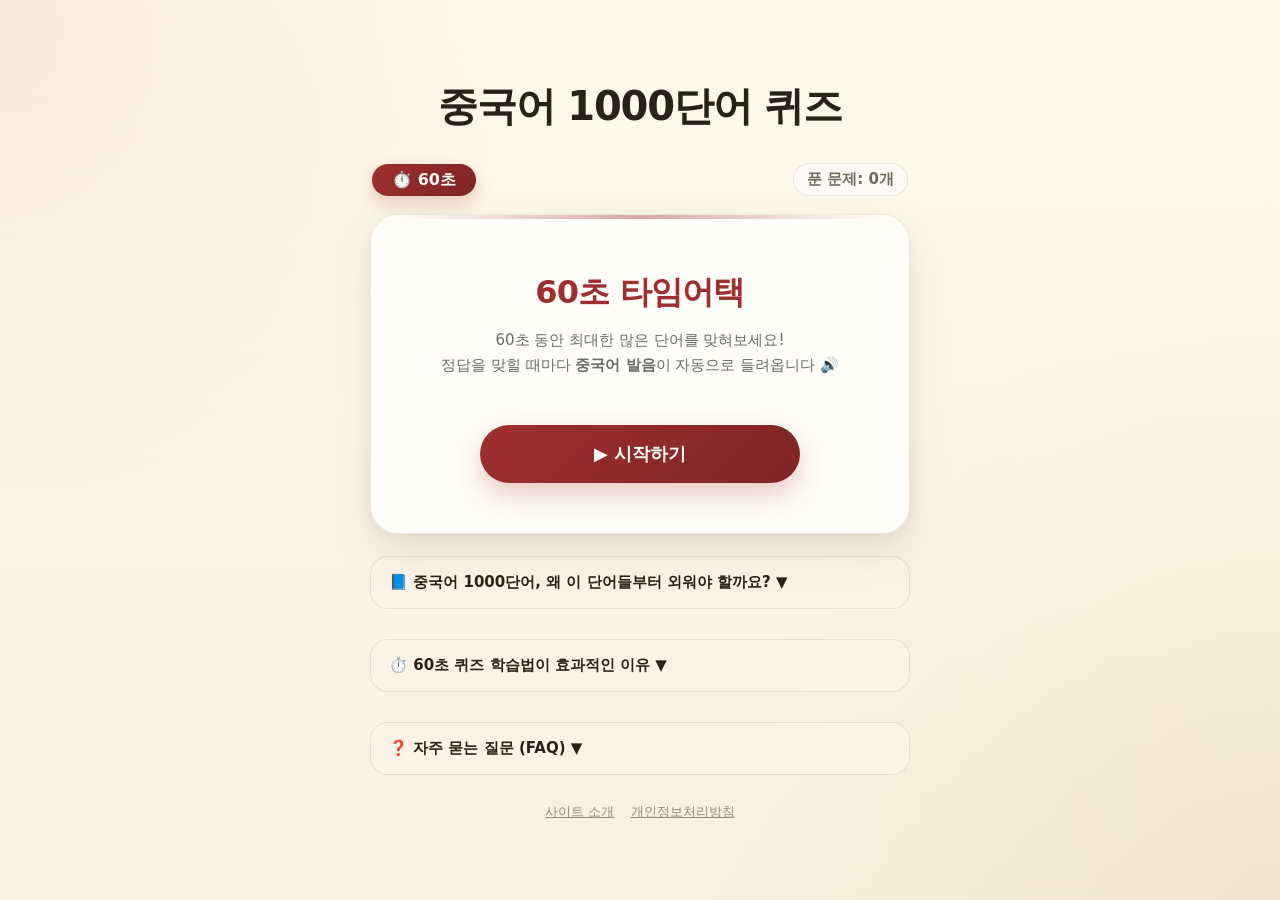
<file: index.html>
<!DOCTYPE html>
<html lang="ko">
<head>
    <meta charset="UTF-8">
    <meta name="viewport" content="width=device-width, initial-scale=1.0">

    <!-- ============ SEO 필수 태그 ============ -->
    <title>중국어 1000단어 퀴즈 | 60초 타임어택 발음 학습</title>
    <meta name="description" content="60초 안에 중국어 1000단어를 맞춰보세요! 정답을 맞힐 때마다 정확한 중국어 발음(핀인)이 자동으로 들려주는 무료 중국어 단어 퀴즈 게임입니다. HSK 급수 대비 및 중국어 초보 학습에 최적화되어 있습니다.">
    <meta name="keywords" content="중국어 단어, 중국어 퀴즈, 중국어 발음, HSK 단어, 중국어 공부, 핀인 학습, 타임어택 퀴즈">
    <link rel="canonical" href="https://sungikjang1050-cpu.github.io/chinese-quiz/">

    <!-- ============ 카카오톡/페이스북 공유 미리보기 (Open Graph) ============ -->
    <meta property="og:type" content="website">
    <meta property="og:title" content="중국어 1000단어 퀴즈 | 60초 타임어택">
    <meta property="og:description" content="60초 동안 최대한 많은 중국어 단어를 맞혀보세요! 정답을 맞힐 때마다 정확한 발음이 자동으로 들려옵니다.">
    <meta property="og:url" content="https://sungikjang1050-cpu.github.io/chinese-quiz/">
    <meta property="og:image" content="https://sungikjang1050-cpu.github.io/chinese-quiz/thumbnail.png">
    <meta property="og:locale" content="ko_KR">

    <!-- 카카오톡은 og:image가 없으면 미리보기 자체가 안 뜹니다 -->

   <script>
    // =======================================================
    // 카카오톡 인앱 브라우저 감지 → 자동으로 외부 브라우저(크롬/사파리)로 이동
    // 카톡 자체 브라우저는 음성 재생(TTS) 기능이 제한되어 있어
    // 반드시 외부 브라우저로 빠져나가야 정상 작동합니다.
    // =======================================================
    (function redirectFromKakaoInApp() {
        const userAgent = navigator.userAgent.toLowerCase();
        const isKakaoInApp = userAgent.includes('kakaotalk');

        if (!isKakaoInApp) return; // 카톡 인앱이 아니면 아무것도 안 함

        const currentUrl = window.location.href;
        const isAndroid = /android/i.test(userAgent);
        const isIOS = /iphone|ipad|ipod/i.test(userAgent);

        if (isAndroid) {
            // 안드로이드: 크롬으로 강제 실행 (intent 스킴)
            const intentUrl = "intent://" + currentUrl.replace(/https?:\/\//, '') +
                "#Intent;scheme=https;package=com.android.chrome;end";
            window.location.href = intentUrl;
        } else if (isIOS) {
            // 아이폰: 카카오가 공식 제공하는 외부 브라우저(사파리) 오픈 스킴
            window.location.href = "kakaotalk://web/openExternal?url=" + encodeURIComponent(currentUrl);
        }
    })();
</script>

    <link rel="stylesheet" href="style.css">
</head>

<body>
    <div class="quiz-container">
        <h1 class="quiz-title">중국어 1000단어 퀴즈</h1>
        
        <div class="status-container">
            <div id="timer-display" class="timer-box">⏱️ 60초</div>
            <div id="progress-text" class="progress-text">푼 문제: 0개</div>
        </div>

        <!-- 시작 화면 -->
        <div id="start-screen" class="card start-screen">
            <h2 class="start-title start-title-float">60초 타임어택</h2>
            <p class="start-desc">
                60초 동안 최대한 많은 단어를 맞혀보세요!<br>
                정답을 맞힐 때마다 <b>중국어 발음</b>이 자동으로 들려옵니다 🔊
            </p>
            <button id="start-btn" class="start-btn" onclick="startGameWithSound()">
                ▶ 시작하기
            </button>
        </div>

        <!-- 퀴즈 카드 -->
        <div id="quiz-card" class="card" style="display: none;">
            <div class="pinyin-row">
                <div id="pinyin" class="pinyin-display">데이터 로딩 중...</div>
                <button id="speak-btn" class="speak-btn" type="button" onclick="playCurrentSound()">🔊</button>
            </div>
            <div class="options-container">
                <button class="option-btn" onclick="checkAnswer(0)"></button>
                <button class="option-btn" onclick="checkAnswer(1)"></button>
                <button class="option-btn" onclick="checkAnswer(2)"></button>
                <button class="option-btn" onclick="checkAnswer(3)"></button>
            </div>
        </div>

        <!-- 결과 카드 -->
        <div id="result-card" class="card result-card" style="display: none;">
   
            <h2>⏱️ 타임아웃! 게임 종료 ⏱️</h2>
            <p class="final-score-simple">총 <span id="total-solved-text">0</span>문제를 풀었습니다!</p>
            <span id="score-text" style="display:none !important;">0</span>

            <div style="margin-top: 20px; margin-bottom: 10px;">
                <button class="kakao-share-btn" onclick="shareToKakao()" style="background-color: #FEE500; color: #191919; border: none; border-radius: 12px; padding: 14px 24px; font-size: 16px; font-weight: bold; cursor: pointer; box-shadow: 0 4px 10px rgba(0,0,0,0.05); width: 100%; box-sizing: border-box; line-height: 1.4; display: block; transition: all 0.2s;">
                    💛 카카오톡으로 내 점수 자랑하기
                </button>
            </div>

            <div id="wrong-answers-container" class="wrong-answers-box" style="display: none;">
                <div class="wrong-title">❌ 틀린 단어 다시보기 (오답노트)</div>
                <div id="wrong-list" class="wrong-list"></div>
            </div>

            <div id="correct-answers-container" class="correct-answers-box" style="display: none;">
                <div class="correct-title">⭕ 맞힌 단어 모아보기 (정답노트)</div>
                <div id="correct-list" class="wrong-list"></div>
            </div>

            <div style="margin-top: 15px; margin-bottom: 10px;">
                <button class="kakao-share-btn" onclick="shareNotesToKakao()" style="background-color: #FEE500; color: #191919; border: none; border-radius: 12px; padding: 14px 24px; font-size: 16px; font-weight: bold; cursor: pointer; box-shadow: 0 4px 10px rgba(0,0,0,0.05); width: 100%; box-sizing: border-box; line-height: 1.4; display: block; transition: all 0.2s;">
                    📝 오답/정답 노트 카톡으로 보내기
                </button>
            </div>

            <button class="retry-btn" onclick="restartQuiz()">새로 시작 (다시 도전)</button>
        </div>

        <!-- ★★★ 아코디언 3개 (여기, 결과카드 아래로 이동됨) ★★★ -->
        <section class="info-accordion">
          <button class="acc-toggle" onclick="toggleAcc(this)">📘 중국어 1000단어, 왜 이 단어들부터 외워야 할까요? ▼</button>
          <div class="acc-panel">
            <p>중국어를 처음 시작하는 학습자들이 가장 많이 하는 실수는 무작정 어려운 단어부터 외우려 한다는 점입니다. 실제로 중국어 원어민이 일상 대화에서 사용하는 어휘의 약 80%는 상위 1,000개 단어 안에서 반복됩니다. 이는 HSK(汉语水平考试, 중국어 능력시험) 1급부터 4급까지의 핵심 어휘와도 상당 부분 겹치는데, HSK 1급은 150개, 2급은 300개, 3급은 600개, 4급은 1,200개의 필수 단어를 기준으로 구성되어 있습니다. 즉 이 사이트에서 제공하는 1,000개의 단어를 완전히 숙지한다면 HSK 3급~4급 수준의 어휘력을 자연스럽게 갖추게 되는 셈입니다.</p>
            <p>중국어 단어 학습에서 병음(拼音, pinyin)은 단순한 발음 표기가 아니라 성조(声调)까지 함께 암기해야 하는 핵심 요소입니다. 성조를 잘못 발음하면 전혀 다른 의미의 단어가 되어버리기 때문에, 한자를 눈으로만 외우는 것보다 병음을 소리 내어 읽으며 반복하는 방식이 장기 기억에 훨씬 효과적입니다. 이 퀴즈는 한자와 병음을 함께 노출시켜, 시각적 암기와 청각적 발음 훈련을 동시에 할 수 있도록 설계되었습니다.</p>
          </div>
        </section>

        <section class="info-accordion">
          <button class="acc-toggle" onclick="toggleAcc(this)">⏱️ 60초 퀴즈 학습법이 효과적인 이유 ▼</button>
          <div class="acc-panel">
            <p>인간의 뇌는 시간 압박이 있을 때 순간적으로 집중력이 상승하는 특성을 가지고 있습니다. 이를 '시간 제한 효과(Time Pressure Effect)'라고 부르며, 실제 다수의 언어교육 연구에서 제한 시간이 있는 반복 학습이 무제한 학습보다 단기 기억을 장기 기억으로 전환시키는 데 더 효율적이라는 결과가 보고된 바 있습니다. 본 사이트의 60초 퀴즈는 이러한 원리를 활용하여, 짧은 시간 안에 최대한 많은 단어를 접하고 즉각적인 정답/오답 피드백을 받도록 구성되어 있습니다.</p>
            <p>또한 매일 60초씩 꾸준히 학습하는 습관은 '단순 노출 효과(Mere Exposure Effect)'를 극대화합니다. 같은 단어를 여러 날에 걸쳐 짧게 반복해서 마주치는 것이, 하루에 오랜 시간 몰아서 학습하는 것보다 기억에 오래 남는다는 것이 인지심리학의 정설입니다. 하루 1분, 이 습관이 6개월이면 1,000단어를 완전히 내 것으로 만드는 가장 확실한 방법입니다.</p>
          </div>
        </section>

        <section class="info-accordion">
          <button class="acc-toggle" onclick="toggleAcc(this)">❓ 자주 묻는 질문 (FAQ) ▼</button>
          <div class="acc-panel">
            <p><strong>Q. 이 사이트의 단어는 어떤 기준으로 선정되었나요?</strong><br>
            HSK 1~4급 공식 어휘 목록과 실생활 회화 빈도수를 기준으로 선정된 1,000개의 핵심 단어로 구성되어 있습니다. 인칭대명사, 숫자, 가족관계, 시간표현, 기본 동사, 형용사 등 실생활에서 즉시 사용 가능한 단어들을 우선 배치했습니다.</p>
            <p><strong>Q. 몇 번 반복해야 완전히 외울 수 있나요?</strong><br>
            개인차가 있지만 평균적으로 동일한 단어를 5회 이상 다른 시점에 접했을 때 장기 기억으로 전환되는 것으로 알려져 있습니다. 매일 60초씩, 최소 2주 이상 꾸준히 진행하시는 것을 권장합니다.</p>
            <p><strong>Q. 모바일에서도 학습이 가능한가요?</strong><br>
            네, 반응형으로 제작되어 PC와 모바일 모두에서 동일한 학습 경험을 제공합니다. 출퇴근길, 등하교길에 짧게 접속해서 학습하시기에 최적화되어 있습니다.</p>
            <p><strong>Q. 정답을 못 맞혀도 다시 볼 수 있나요?</strong><br>
            네, 반복 접속을 통해 랜덤 순서로 단어가 다시 노출되므로 자연스럽게 복습이 이루어집니다.</p>
          </div>
        </section>

        <footer style="margin-top:20px; font-size:13px; color:#9A8B76; text-align:center;">
            <a href="about.html" style="color:#9A8B76; margin-right:12px;">사이트 소개</a>
            <a href="privacy.html" style="color:#9A8B76;">개인정보처리방침</a>
        </footer>

    </div>

    <script src="script.js"></script>
    <script>
        function startGameWithSound() {
            if (typeof unlockAudio === 'function') unlockAudio();
            document.getElementById('start-screen').style.display = 'none';
            document.getElementById('quiz-card').style.display = 'block';
            if (typeof restartQuiz === 'function') {
                restartQuiz();
            }
        }
    </script>
</body>
</html>
</file>
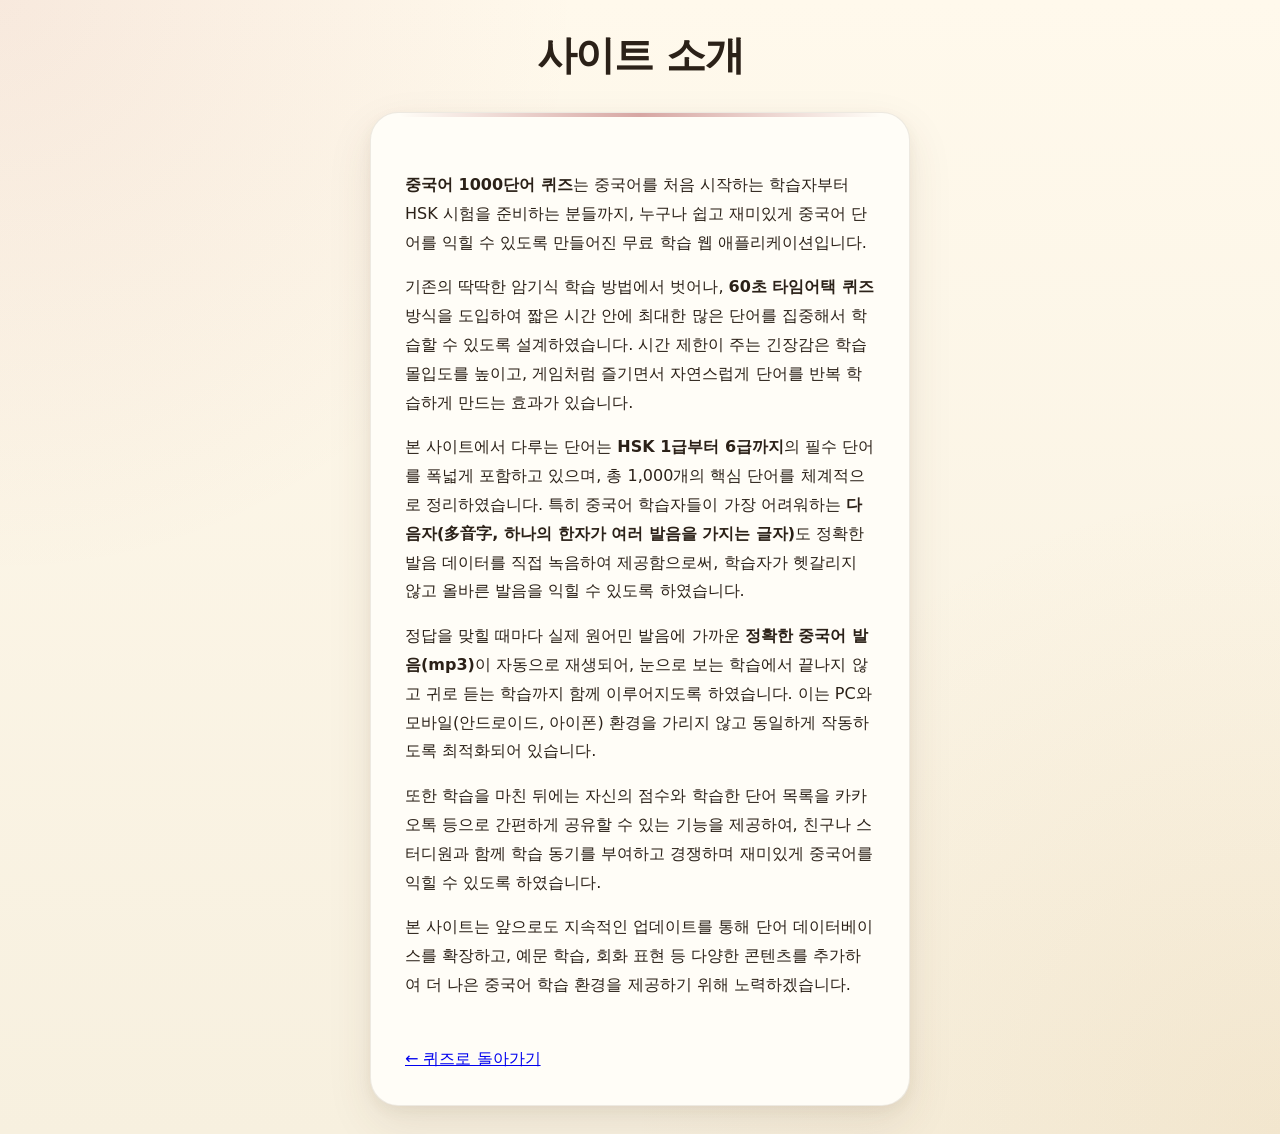
<file: about.html>
<!DOCTYPE html>
<html lang="ko">
<head>
    <meta charset="UTF-8">
    <meta name="viewport" content="width=device-width, initial-scale=1.0">
    <title>사이트 소개 - 중국어 1000단어 퀴즈</title>
    <meta name="description" content="중국어 1000단어 퀴즈 사이트 소개. HSK 급수별 필수 단어와 정확한 발음 학습을 60초 타임어택 방식으로 재미있게 공부할 수 있습니다.">
    <link rel="canonical" href="https://sungikjang1050-cpu.github.io/chinese-quiz/about.html">
    <link rel="stylesheet" href="style.css">
</head>
<body>
    <div class="quiz-container">
        <h1 class="quiz-title">사이트 소개</h1>
        <div class="card" style="text-align:left; line-height:1.8;">
            <p><b>중국어 1000단어 퀴즈</b>는 중국어를 처음 시작하는 학습자부터 HSK 시험을 준비하는 분들까지, 누구나 쉽고 재미있게 중국어 단어를 익힐 수 있도록 만들어진 무료 학습 웹 애플리케이션입니다.</p>
            <p>기존의 딱딱한 암기식 학습 방법에서 벗어나, <b>60초 타임어택 퀴즈</b> 방식을 도입하여 짧은 시간 안에 최대한 많은 단어를 집중해서 학습할 수 있도록 설계하였습니다. 시간 제한이 주는 긴장감은 학습 몰입도를 높이고, 게임처럼 즐기면서 자연스럽게 단어를 반복 학습하게 만드는 효과가 있습니다.</p>
            <p>본 사이트에서 다루는 단어는 <b>HSK 1급부터 6급까지</b>의 필수 단어를 폭넓게 포함하고 있으며, 총 1,000개의 핵심 단어를 체계적으로 정리하였습니다. 특히 중국어 학습자들이 가장 어려워하는 <b>다음자(多音字, 하나의 한자가 여러 발음을 가지는 글자)</b>도 정확한 발음 데이터를 직접 녹음하여 제공함으로써, 학습자가 헷갈리지 않고 올바른 발음을 익힐 수 있도록 하였습니다.</p>
            <p>정답을 맞힐 때마다 실제 원어민 발음에 가까운 <b>정확한 중국어 발음(mp3)</b>이 자동으로 재생되어, 눈으로 보는 학습에서 끝나지 않고 귀로 듣는 학습까지 함께 이루어지도록 하였습니다. 이는 PC와 모바일(안드로이드, 아이폰) 환경을 가리지 않고 동일하게 작동하도록 최적화되어 있습니다.</p>
            <p>또한 학습을 마친 뒤에는 자신의 점수와 학습한 단어 목록을 카카오톡 등으로 간편하게 공유할 수 있는 기능을 제공하여, 친구나 스터디원과 함께 학습 동기를 부여하고 경쟁하며 재미있게 중국어를 익힐 수 있도록 하였습니다.</p>
            <p>본 사이트는 앞으로도 지속적인 업데이트를 통해 단어 데이터베이스를 확장하고, 예문 학습, 회화 표현 등 다양한 콘텐츠를 추가하여 더 나은 중국어 학습 환경을 제공하기 위해 노력하겠습니다.</p>
            <br>
            <a href="index.html">← 퀴즈로 돌아가기</a>
        </div>
    </div>
</body>
</html>
</file>
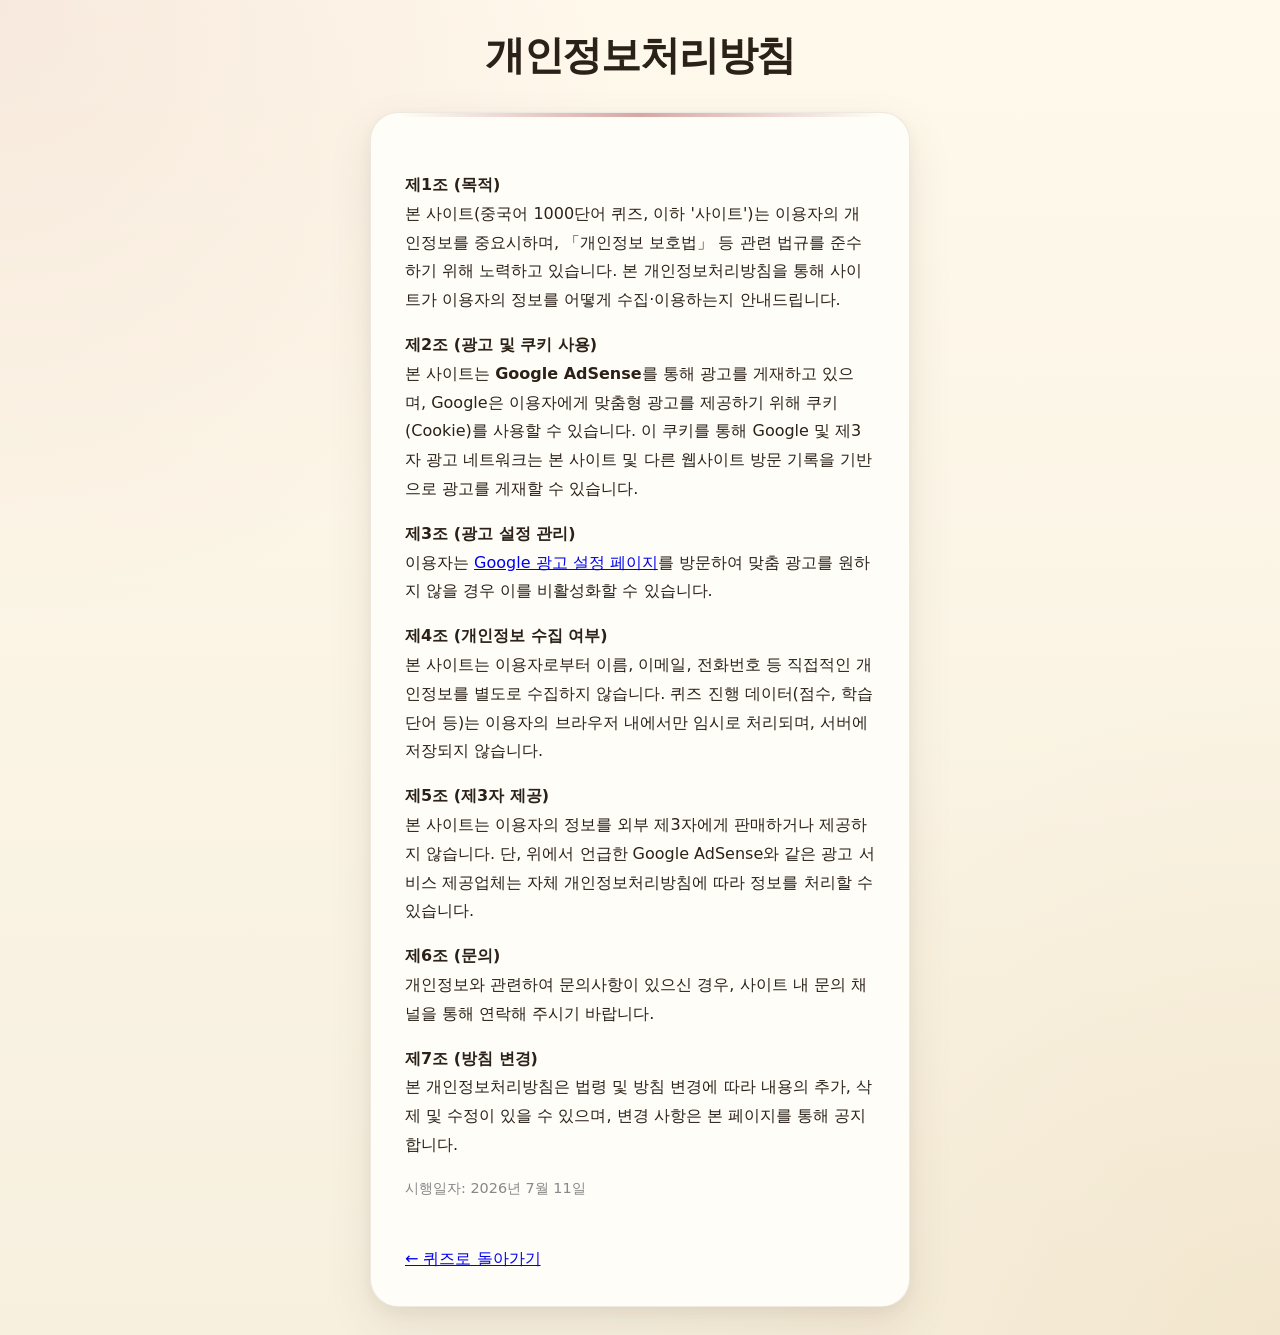
<file: privacy.html>
<!DOCTYPE html>
<html lang="ko">
<head>
    <meta charset="UTF-8">
    <meta name="viewport" content="width=device-width, initial-scale=1.0">
    <title>개인정보처리방침 - 중국어 1000단어 퀴즈</title>
    <meta name="description" content="중국어 1000단어 퀴즈 사이트의 개인정보처리방침입니다. Google AdSense 광고 및 쿠키 사용에 대한 안내를 확인하세요.">
    <link rel="canonical" href="https://sungikjang1050-cpu.github.io/chinese-quiz/privacy.html">
    <link rel="stylesheet" href="style.css">
</head>
<body>
    <div class="quiz-container">
        <h1 class="quiz-title">개인정보처리방침</h1>
        <div class="card" style="text-align:left; line-height:1.8;">
            <p><b>제1조 (목적)</b><br>
            본 사이트(중국어 1000단어 퀴즈, 이하 '사이트')는 이용자의 개인정보를 중요시하며, 「개인정보 보호법」 등 관련 법규를 준수하기 위해 노력하고 있습니다. 본 개인정보처리방침을 통해 사이트가 이용자의 정보를 어떻게 수집·이용하는지 안내드립니다.</p>

            <p><b>제2조 (광고 및 쿠키 사용)</b><br>
            본 사이트는 <b>Google AdSense</b>를 통해 광고를 게재하고 있으며, Google은 이용자에게 맞춤형 광고를 제공하기 위해 쿠키(Cookie)를 사용할 수 있습니다. 이 쿠키를 통해 Google 및 제3자 광고 네트워크는 본 사이트 및 다른 웹사이트 방문 기록을 기반으로 광고를 게재할 수 있습니다.</p>

            <p><b>제3조 (광고 설정 관리)</b><br>
            이용자는 <a href="https://adssettings.google.com" target="_blank" rel="noopener">Google 광고 설정 페이지</a>를 방문하여 맞춤 광고를 원하지 않을 경우 이를 비활성화할 수 있습니다.</p>

            <p><b>제4조 (개인정보 수집 여부)</b><br>
            본 사이트는 이용자로부터 이름, 이메일, 전화번호 등 직접적인 개인정보를 별도로 수집하지 않습니다. 퀴즈 진행 데이터(점수, 학습 단어 등)는 이용자의 브라우저 내에서만 임시로 처리되며, 서버에 저장되지 않습니다.</p>

            <p><b>제5조 (제3자 제공)</b><br>
            본 사이트는 이용자의 정보를 외부 제3자에게 판매하거나 제공하지 않습니다. 단, 위에서 언급한 Google AdSense와 같은 광고 서비스 제공업체는 자체 개인정보처리방침에 따라 정보를 처리할 수 있습니다.</p>

            <p><b>제6조 (문의)</b><br>
            개인정보와 관련하여 문의사항이 있으신 경우, 사이트 내 문의 채널을 통해 연락해 주시기 바랍니다.</p>

            <p><b>제7조 (방침 변경)</b><br>
            본 개인정보처리방침은 법령 및 방침 변경에 따라 내용의 추가, 삭제 및 수정이 있을 수 있으며, 변경 사항은 본 페이지를 통해 공지합니다.</p>

            <p style="color:#888; font-size:0.9em;">시행일자: 2026년 7월 11일</p>
            <br>
            <a href="index.html">← 퀴즈로 돌아가기</a>
        </div>
    </div>
</body>
</html>
</file>
<file: style.css>
/* =========================================================
   중국어 1000단어 퀴즈 - Calm Premium UI Clean Final Version
   ---------------------------------------------------------
   최종 정리 내용:
   1. 누적된 결과 문구 보정 CSS를 전부 정리
   2. "60초 동안 7문제를 맞혔습니다!" 문구 크기 축소
   3. 결과 문구 안 숫자 7이 혼자 작거나 크게 보이지 않도록 통일
   4. 기존 퀴즈 로직에는 영향 없이 UI 스타일만 정리
   5. 모바일 / PC 모두 안정적으로 보이도록 반응형 유지
   ========================================================= */


/* =========================================================
   1. 전역 변수
   ========================================================= */
:root {
    /* 배경 */
    --bg-base: #F7F0DF;
    --bg-soft: #FFF9EC;

    /* 표면 */
    --surface: #FFFDF7;
    --surface-soft: #FBF4E6;

    /* 텍스트 */
    --text-main: #2B2118;
    --text-sub: #746858;
    --text-muted: #9A8B76;

    /* 메인 포인트 */
    --primary: #9F2F2F;
    --primary-dark: #7E2424;
    --primary-soft: #F4DEDA;

    /* 정답 색상: 너무 진하지 않은 세이지 그린 */
    --success: #3F8B68;
    --success-strong: #25684D;
    --success-soft: #DCEFE4;
    --success-bg: #EEF8F2;

    /* 오답 색상: 자극적이지 않은 적갈색 */
    --danger: #B85A52;
    --danger-dark: #8B302C;
    --danger-soft: #F2CFCB;
    --danger-bg: #FFF4F2;

    /* 카카오 */
    --kakao: #F6D84A;
    --kakao-text: #3A2D00;

    /* 공통 */
    --border-soft: rgba(84, 62, 35, 0.12);

    --shadow-card:
        0 18px 45px rgba(84, 62, 35, 0.10),
        0 5px 14px rgba(84, 62, 35, 0.06);

    --shadow-button:
        0 8px 18px rgba(84, 62, 35, 0.08);

    --radius-lg: 28px;
    --radius-md: 18px;
    --radius-pill: 999px;

    --transition-fast: 160ms ease;
}


/* =========================================================
   2. 기본 리셋
   ========================================================= */
* {
    box-sizing: border-box;
}

html {
    min-height: 100%;
}

body {
    margin: 0;
    min-height: 100vh;
    min-height: 100dvh;
    padding: 20px;

    font-family:
        'Malgun Gothic',
        'Apple SD Gothic Neo',
        system-ui,
        -apple-system,
        BlinkMacSystemFont,
        sans-serif;

    color: var(--text-main);

    background:
        radial-gradient(circle at top left, rgba(159, 47, 47, 0.08), transparent 34%),
        radial-gradient(circle at bottom right, rgba(208, 158, 83, 0.12), transparent 38%),
        linear-gradient(180deg, var(--bg-soft) 0%, var(--bg-base) 100%);

    display: flex;
    justify-content: center;
    align-items: center;

    -webkit-font-smoothing: antialiased;
    text-rendering: optimizeLegibility;
}

button {
    font-family: inherit;
    -webkit-tap-highlight-color: transparent;
}


/* =========================================================
   3. 전체 컨테이너
   ========================================================= */
.quiz-container {
    width: 100%;
    max-width: 540px;
    text-align: center;
}


/* =========================================================
   4. 상단 앱 타이틀
   ========================================================= */
.quiz-title {
    margin: 4px 0 34px;

    font-size: clamp(28px, 7vw, 40px);
    line-height: 1.15;
    font-weight: 900;
    letter-spacing: -1.2px;

    color: var(--text-main);

    white-space: normal;
    word-break: keep-all;
}


/* =========================================================
   5. 타이머 / 진행 상태
   ========================================================= */
.status-container {
    display: flex;
    justify-content: space-between;
    align-items: center;
    gap: 10px;

    margin-bottom: 18px;
    padding: 0 2px;
}

.timer-box {
    min-width: 104px;
    padding: 8px 14px;

    font-size: 16px;
    font-weight: 800;
    line-height: 1;

    color: #FFFDF8;
    background: linear-gradient(135deg, var(--primary), var(--primary-dark));
    border-radius: var(--radius-pill);

    box-shadow: 0 8px 18px rgba(159, 47, 47, 0.20);

    font-variant-numeric: tabular-nums;
}

.progress-text {
    padding: 8px 13px;

    font-size: 15px;
    font-weight: 700;
    line-height: 1;

    color: var(--text-sub);
    background-color: rgba(255, 253, 247, 0.75);
    border: 1px solid var(--border-soft);
    border-radius: var(--radius-pill);

    backdrop-filter: blur(6px);
}


/* =========================================================
   6. 퀴즈 카드 / 결과 카드 공통
   ========================================================= */
.card {
    position: relative;
    overflow: hidden;

    width: 100%;
    padding: 34px 22px 24px;

    background-color: var(--surface);
    border: 1px solid rgba(84, 62, 35, 0.10);
    border-radius: var(--radius-lg);

    box-shadow: var(--shadow-card);
}

.card::before {
    content: "";
    position: absolute;
    top: 0;
    left: 28px;
    right: 28px;

    height: 4px;
    border-radius: 0 0 999px 999px;

    background: linear-gradient(
        90deg,
        transparent,
        rgba(159, 47, 47, 0.42),
        transparent
    );
}


/* =========================================================
   7. 문제 표시 영역
   ========================================================= */
.pinyin-display {
    min-height: 72px;

    display: flex;
    justify-content: center;
    align-items: center;

    margin-bottom: 28px;

    font-size: clamp(34px, 10vw, 56px);
    line-height: 1.1;
    font-weight: 900;
    letter-spacing: -0.5px;

    color: var(--text-main);
}


/* =========================================================
   8. 선택지 영역
   ========================================================= */
.options-container {
    display: grid;
    grid-template-columns: 1fr;
    gap: 12px;
}


/* =========================================================
   9. 선택지 버튼
   ========================================================= */
.option-btn {
    width: 100%;
    min-height: 56px;
    padding: 14px 16px;

    border: 1px solid rgba(84, 62, 35, 0.13);
    border-radius: var(--radius-md);

    background: linear-gradient(180deg, #FFFDF8 0%, #FBF4E8 100%);
    color: var(--text-main);

    font-size: 17px;
    font-weight: 800;
    line-height: 1.25;
    word-break: keep-all;

    cursor: pointer;

    box-shadow: var(--shadow-button);

    transition:
        transform var(--transition-fast),
        box-shadow var(--transition-fast),
        border-color var(--transition-fast),
        background var(--transition-fast),
        color var(--transition-fast),
        filter var(--transition-fast);
}

@media (hover: hover) {
    .option-btn:hover {
        transform: translateY(-2px);
        border-color: rgba(159, 47, 47, 0.28);
        background: linear-gradient(180deg, #FFFFFF 0%, #F8EDE0 100%);
        box-shadow: 0 12px 24px rgba(84, 62, 35, 0.12);
    }
}

.option-btn:active {
    transform: translateY(0) scale(0.985);
    box-shadow: 0 5px 12px rgba(84, 62, 35, 0.08);
}

.option-btn:focus-visible {
    outline: 3px solid rgba(159, 47, 47, 0.28);
    outline-offset: 3px;
}


/* =========================================================
   10. 정답 / 오답 표시
   ========================================================= */

/* 정답 버튼 */
.option-btn.correct,
.option-btn.answer-correct,
.option-btn.right {
    border-color: rgba(63, 139, 104, 0.58) !important;
    background: linear-gradient(180deg, var(--success-bg) 0%, var(--success-soft) 100%) !important;
    color: var(--success-strong) !important;

    box-shadow:
        0 0 0 3px rgba(63, 139, 104, 0.10),
        0 8px 18px rgba(63, 139, 104, 0.14) !important;

    animation: correctPulse 620ms ease-in-out 2;
}

/* 선택한 오답 버튼 */
.option-btn.wrong,
.option-btn.answer-wrong,
.option-btn.incorrect {
    border-color: rgba(184, 90, 82, 0.64) !important;
    background: linear-gradient(180deg, var(--danger-bg) 0%, var(--danger-soft) 100%) !important;
    color: var(--danger-dark) !important;

    box-shadow:
        0 0 0 3px rgba(184, 90, 82, 0.10),
        0 8px 18px rgba(184, 90, 82, 0.13) !important;

    animation: wrongShake 360ms ease-in-out;
}

.option-btn:disabled {
    cursor: not-allowed;
    opacity: 0.94;
}

@keyframes correctPulse {
    0% {
        transform: scale(1);
        filter: brightness(1);
        box-shadow:
            0 0 0 3px rgba(63, 139, 104, 0.10),
            0 8px 18px rgba(63, 139, 104, 0.14);
    }

    45% {
        transform: scale(1.025);
        filter: brightness(1.06);
        box-shadow:
            0 0 0 6px rgba(63, 139, 104, 0.15),
            0 12px 24px rgba(63, 139, 104, 0.18);
    }

    100% {
        transform: scale(1);
        filter: brightness(1);
        box-shadow:
            0 0 0 3px rgba(63, 139, 104, 0.10),
            0 8px 18px rgba(63, 139, 104, 0.14);
    }
}

@keyframes wrongShake {
    0% {
        transform: translateX(0);
    }

    20% {
        transform: translateX(-5px);
    }

    40% {
        transform: translateX(5px);
    }

    60% {
        transform: translateX(-3px);
    }

    80% {
        transform: translateX(3px);
    }

    100% {
        transform: translateX(0);
    }
}


/* =========================================================
   11. 결과 화면 카드
   ========================================================= */
.result-container,
#result-container,
.result-box,
#result-box,
.result-screen,
#result-screen {
    width: 100%;
    padding: 30px 20px 24px;

    background-color: var(--surface);
    border: 1px solid rgba(84, 62, 35, 0.10);
    border-radius: var(--radius-lg);

    box-shadow: var(--shadow-card);
}


/* =========================================================
   12. 결과 메인 문구 최종 수정
   ---------------------------------------------------------
   이 부분이 이번 핵심입니다.

   문제였던 문구:
   "60초 동안 7문제를 맞혔습니다!"

   수정 내용:
   1. 문구 전체를 기존보다 작게 표시
   2. 숫자 7도 주변 글자와 같은 크기로 강제 통일
   3. #score, .score가 결과 문구 안에 있어도 혼자 커지거나 작아지지 않게 처리
   ========================================================= */

/*
   결과 화면의 메인 제목입니다.
   보통 "타임아웃! 게임 종료" 또는
   "60초 동안 7문제를 맞혔습니다!"가 h2/h1로 들어갑니다.

   단, 오답노트/정답노트 내부 제목까지 건드리면 안 되므로
   .wrong-note, .correct-note 내부 제목은 아래에서 따로 다시 잡습니다.
*/
.result-container > h1,
.result-container > h2,
.result-container > h3,
#result-container > h1,
#result-container > h2,
#result-container > h3,
.result-box > h1,
.result-box > h2,
.result-box > h3,
#result-box > h1,
#result-box > h2,
#result-box > h3,
.result-screen > h1,
.result-screen > h2,
.result-screen > h3,
#result-screen > h1,
#result-screen > h2,
#result-screen > h3,
.card > h1:not(.quiz-title),
.card > h2:not(.quiz-title),
.card > h3:not(.quiz-title) {
    margin: 8px 0 12px !important;

    /*
       이미지에서 너무 크게 보였으므로 모바일 기준 27px 전후로 낮췄습니다.
       PC에서도 32px 이상 커지지 않게 제한합니다.
    */
    font-size: clamp(24px, 5.8vw, 32px) !important;
    line-height: 1.22 !important;
    font-weight: 900 !important;
    letter-spacing: -0.8px !important;

    color: var(--primary) !important;

    word-break: keep-all !important;
    overflow-wrap: break-word !important;
}

/*
   핵심 보정:
   결과 제목 안에 들어간 span, b, strong, em, small, sup, i 등을
   전부 부모 제목과 같은 크기로 맞춥니다.

   이것 때문에 숫자 7만 작게 보이는 문제가 해결됩니다.
*/
.result-container > h1 *,
.result-container > h2 *,
.result-container > h3 *,
#result-container > h1 *,
#result-container > h2 *,
#result-container > h3 *,
.result-box > h1 *,
.result-box > h2 *,
.result-box > h3 *,
#result-box > h1 *,
#result-box > h2 *,
#result-box > h3 *,
.result-screen > h1 *,
.result-screen > h2 *,
.result-screen > h3 *,
#result-screen > h1 *,
#result-screen > h2 *,
#result-screen > h3 *,
.card > h1:not(.quiz-title) *,
.card > h2:not(.quiz-title) *,
.card > h3:not(.quiz-title) * {
    font-size: inherit !important;
    line-height: inherit !important;
    font-weight: inherit !important;
    letter-spacing: inherit !important;
    color: inherit !important;

    vertical-align: baseline !important;
    position: static !important;
    top: auto !important;
    bottom: auto !important;
    transform: none !important;

    display: inline !important;
}

/*
   결과 제목 안의 #score, .score 전용 방어 코드입니다.

   기존 CSS에는 .score, #score를 크게 만드는 전역 스타일이 있었는데,
   그 스타일이 결과 문장 안의 숫자 7에도 적용되면서 문제가 생겼습니다.

   따라서 결과 제목 안에서는 숫자가 무조건 문장 글자와 같은 크기를 따라가게 합니다.
*/
.result-container > h1 #score,
.result-container > h2 #score,
.result-container > h3 #score,
.result-container > h1 .score,
.result-container > h2 .score,
.result-container > h3 .score,
.result-container > h1 .final-score,
.result-container > h2 .final-score,
.result-container > h3 .final-score,
.result-container > h1 #final-score,
.result-container > h2 #final-score,
.result-container > h3 #final-score,
#result-container > h1 #score,
#result-container > h2 #score,
#result-container > h3 #score,
#result-container > h1 .score,
#result-container > h2 .score,
#result-container > h3 .score,
#result-container > h1 .final-score,
#result-container > h2 .final-score,
#result-container > h3 .final-score,
#result-container > h1 #final-score,
#result-container > h2 #final-score,
#result-container > h3 #final-score,
.card > h1 #score,
.card > h2 #score,
.card > h3 #score,
.card > h1 .score,
.card > h2 .score,
.card > h3 .score,
.card > h1 .final-score,
.card > h2 .final-score,
.card > h3 .final-score,
.card > h1 #final-score,
.card > h2 #final-score,
.card > h3 #final-score {
    margin: 0 !important;
    padding: 0 !important;

    font-size: inherit !important;
    line-height: inherit !important;
    font-weight: inherit !important;
    letter-spacing: inherit !important;
    color: inherit !important;

    vertical-align: baseline !important;
    display: inline !important;
    position: static !important;
    transform: none !important;
}

/*
   결과 설명 문구입니다.
   예:
   "종료 직전까지 총 8문제를 풀었습니다."

   메인 결과 문구보다 작고 차분하게 보이게 유지합니다.
*/
.result-container p,
#result-container p,
.result-box p,
#result-box p,
.result-screen p,
#result-screen p,
#result-text,
.result-text,
#score-text,
.score-text,
#final-message,
.final-message,
#result-message,
.result-message {
    margin: 8px 0 18px !important;

    font-size: clamp(14px, 3.7vw, 16px) !important;
    font-weight: 600 !important;
    line-height: 1.55 !important;

    color: var(--text-sub) !important;
    word-break: keep-all !important;
}


/*
   독립 점수 박스용 스타일입니다.

   중요:
   여기서는 .score, #score를 전역으로 크게 만들지 않습니다.
   이전 파일의 문제 원인이 바로 그 전역 스타일이었습니다.

   점수가 문장 밖에서 단독으로 쓰일 때만 크게 보이게 합니다.
*/
.score:not(h1 .score):not(h2 .score):not(h3 .score),
#score:not(h1 #score):not(h2 #score):not(h3 #score),
.final-score:not(h1 .final-score):not(h2 .final-score):not(h3 .final-score),
#final-score:not(h1 #final-score):not(h2 #final-score):not(h3 #final-score) {
    margin: 16px auto 18px;

    font-size: clamp(30px, 8vw, 46px);
    line-height: 1;
    font-weight: 900;
    letter-spacing: -1px;

    color: var(--primary);
}


/* =========================================================
   13. 기본 액션 버튼
   ========================================================= */
.restart-btn,
#restart-btn,
.start-btn,
#start-btn,
.retry-btn,
#retry-btn,
.replay-btn,
#replay-btn,
.reset-btn,
#reset-btn {
    width: min(100%, 360px);
    min-height: 58px;
    margin-top: 16px;
    padding: 16px 24px;

    border: none;
    border-radius: var(--radius-pill);

    color: #FFFDF8;
    background: linear-gradient(135deg, var(--primary), var(--primary-dark));

    font-size: 18px;
    font-weight: 900;
    line-height: 1.2;

    cursor: pointer;

    box-shadow: 0 12px 26px rgba(159, 47, 47, 0.24);

    transition:
        transform var(--transition-fast),
        box-shadow var(--transition-fast),
        filter var(--transition-fast);
}

/* 카카오 / 공유 버튼 */
.kakao-btn,
#kakao-share-btn,
.share-btn,
#share-btn {
    min-height: 54px;
    padding: 14px 22px;

    border: none;
    border-radius: var(--radius-pill);

    color: var(--kakao-text);
    background: linear-gradient(135deg, #FFE777, var(--kakao));

    font-size: 16px;
    font-weight: 900;
    line-height: 1.2;

    cursor: pointer;

    box-shadow: 0 10px 22px rgba(138, 112, 0, 0.16);

    transition:
        transform var(--transition-fast),
        box-shadow var(--transition-fast),
        filter var(--transition-fast);
}

@media (hover: hover) {
    .restart-btn:hover,
    #restart-btn:hover,
    .start-btn:hover,
    #start-btn:hover,
    .retry-btn:hover,
    #retry-btn:hover,
    .replay-btn:hover,
    #replay-btn:hover,
    .reset-btn:hover,
    #reset-btn:hover,
    .kakao-btn:hover,
    #kakao-share-btn:hover,
    .share-btn:hover,
    #share-btn:hover {
        transform: translateY(-2px);
        filter: brightness(1.03);
    }
}

.restart-btn:active,
#restart-btn:active,
.start-btn:active,
#start-btn:active,
.retry-btn:active,
#retry-btn:active,
.replay-btn:active,
#replay-btn:active,
.reset-btn:active,
#reset-btn:active,
.kakao-btn:active,
#kakao-share-btn:active,
.share-btn:active,
#share-btn:active {
    transform: scale(0.985);
}


/* =========================================================
   14. 오답노트 / 정답노트 버튼 강조
   ========================================================= */
.note-buttons,
.note-button-container,
.result-note-buttons,
#note-buttons,
#note-button-container,
#result-note-buttons {
    display: grid;
    grid-template-columns: 1fr;
    gap: 12px;

    width: 100%;
    margin-top: 18px;
}

/* 오답노트 버튼 */
.wrong-note-btn,
#wrong-note-btn,
.incorrect-note-btn,
#incorrect-note-btn,
.wrong-list-btn,
#wrong-list-btn,
.mistake-note-btn,
#mistake-note-btn,
.mistake-list-btn,
#mistake-list-btn,
button[onclick*="wrong"],
button[onclick*="Wrong"],
button[onclick*="incorrect"],
button[onclick*="Incorrect"],
button[onclick*="mistake"],
button[onclick*="Mistake"] {
    width: min(100%, 380px) !important;
    min-height: 64px !important;
    margin: 10px auto 0 !important;
    padding: 17px 24px !important;

    border: 2px solid rgba(139, 48, 44, 0.82) !important;
    border-radius: 18px !important;

    color: #FFFDF8 !important;
    background: linear-gradient(135deg, #C8554D 0%, #8B302C 100%) !important;

    font-size: 18px !important;
    font-weight: 900 !important;
    line-height: 1.2 !important;
    letter-spacing: -0.3px !important;

    box-shadow:
        0 14px 28px rgba(139, 48, 44, 0.28),
        0 3px 8px rgba(84, 32, 32, 0.16) !important;

    cursor: pointer;

    transition:
        transform var(--transition-fast),
        box-shadow var(--transition-fast),
        filter var(--transition-fast) !important;
}

/* 정답노트 버튼 */
.correct-note-btn,
#correct-note-btn,
.answer-note-btn,
#answer-note-btn,
.correct-list-btn,
#correct-list-btn,
.answer-list-btn,
#answer-list-btn,
button[onclick*="correct"],
button[onclick*="Correct"],
button[onclick*="answer"],
button[onclick*="Answer"] {
    width: min(100%, 380px) !important;
    min-height: 64px !important;
    margin: 10px auto 0 !important;
    padding: 17px 24px !important;

    border: 2px solid rgba(37, 104, 77, 0.78) !important;
    border-radius: 18px !important;

    color: #FFFDF8 !important;
    background: linear-gradient(135deg, #4F9B76 0%, #25684D 100%) !important;

    font-size: 18px !important;
    font-weight: 900 !important;
    line-height: 1.2 !important;
    letter-spacing: -0.3px !important;

    box-shadow:
        0 14px 28px rgba(37, 104, 77, 0.24),
        0 3px 8px rgba(20, 70, 48, 0.14) !important;

    cursor: pointer;

    transition:
        transform var(--transition-fast),
        box-shadow var(--transition-fast),
        filter var(--transition-fast) !important;
}

@media (hover: hover) {
    .wrong-note-btn:hover,
    #wrong-note-btn:hover,
    .incorrect-note-btn:hover,
    #incorrect-note-btn:hover,
    .wrong-list-btn:hover,
    #wrong-list-btn:hover,
    .mistake-note-btn:hover,
    #mistake-note-btn:hover,
    .mistake-list-btn:hover,
    #mistake-list-btn:hover,
    .correct-note-btn:hover,
    #correct-note-btn:hover,
    .answer-note-btn:hover,
    #answer-note-btn:hover,
    .correct-list-btn:hover,
    #correct-list-btn:hover,
    .answer-list-btn:hover,
    #answer-list-btn:hover,
    button[onclick*="wrong"]:hover,
    button[onclick*="Wrong"]:hover,
    button[onclick*="incorrect"]:hover,
    button[onclick*="Incorrect"]:hover,
    button[onclick*="mistake"]:hover,
    button[onclick*="Mistake"]:hover,
    button[onclick*="correct"]:hover,
    button[onclick*="Correct"]:hover,
    button[onclick*="answer"]:hover,
    button[onclick*="Answer"]:hover {
        transform: translateY(-2px);
        filter: brightness(1.04);
    }
}

.wrong-note-btn:active,
#wrong-note-btn:active,
.incorrect-note-btn:active,
#incorrect-note-btn:active,
.wrong-list-btn:active,
#wrong-list-btn:active,
.mistake-note-btn:active,
#mistake-note-btn:active,
.mistake-list-btn:active,
#mistake-list-btn:active,
.correct-note-btn:active,
#correct-note-btn:active,
.answer-note-btn:active,
#answer-note-btn:active,
.correct-list-btn:active,
#correct-list-btn:active,
.answer-list-btn:active,
#answer-list-btn:active {
    transform: scale(0.985);
}


/* =========================================================
   15. 오답노트 / 정답노트 영역
   ========================================================= */

/* 오답노트 영역 */
.wrong-note,
#wrong-note,
.incorrect-note,
#incorrect-note,
.wrong-list,
#wrong-list,
.mistake-note,
#mistake-note,
.mistake-list,
#mistake-list {
    margin-top: 18px;
    padding: 18px 16px;

    border: 2px solid rgba(139, 48, 44, 0.34);
    border-radius: 20px;

    background: linear-gradient(180deg, #FFF6F4 0%, #F6DDD9 100%);

    box-shadow:
        0 12px 28px rgba(139, 48, 44, 0.13),
        0 3px 8px rgba(84, 32, 32, 0.08);
}

/* 정답노트 영역 */
.correct-note,
#correct-note,
.answer-note,
#answer-note,
.correct-list,
#correct-list,
.answer-list,
#answer-list {
    margin-top: 18px;
    padding: 18px 16px;

    border: 2px solid rgba(63, 139, 104, 0.34);
    border-radius: 20px;

    background: linear-gradient(180deg, #F3FAF6 0%, #DCEFE4 100%);

    box-shadow:
        0 12px 28px rgba(63, 139, 104, 0.13),
        0 3px 8px rgba(20, 70, 48, 0.08);
}

/*
   오답노트 제목
   결과 메인 제목 보정과 충돌하지 않도록 여기서 다시 명확히 지정합니다.
*/
.wrong-note h2,
#wrong-note h2,
.wrong-note h3,
#wrong-note h3,
.incorrect-note h2,
#incorrect-note h2,
.incorrect-note h3,
#incorrect-note h3,
.wrong-list h2,
#wrong-list h2,
.wrong-list h3,
#wrong-list h3,
.mistake-note h2,
#mistake-note h2,
.mistake-note h3,
#mistake-note h3,
.mistake-list h2,
#mistake-list h2,
.mistake-list h3,
#mistake-list h3 {
    margin: 0 0 12px !important;

    color: var(--danger-dark) !important;

    font-size: 22px !important;
    font-weight: 900 !important;
    line-height: 1.25 !important;
}

/* 정답노트 제목 */
.correct-note h2,
#correct-note h2,
.correct-note h3,
#correct-note h3,
.answer-note h2,
#answer-note h2,
.answer-note h3,
#answer-note h3,
.correct-list h2,
#correct-list h2,
.correct-list h3,
#correct-list h3,
.answer-list h2,
#answer-list h2,
.answer-list h3,
#answer-list h3 {
    margin: 0 0 12px !important;

    color: var(--success-strong) !important;

    font-size: 22px !important;
    font-weight: 900 !important;
    line-height: 1.25 !important;
}

/* 노트 안 리스트 공통 */
.wrong-note ul,
#wrong-note ul,
.incorrect-note ul,
#incorrect-note ul,
.wrong-list ul,
#wrong-list ul,
.mistake-note ul,
#mistake-note ul,
.mistake-list ul,
#mistake-list ul,
.correct-note ul,
#correct-note ul,
.answer-note ul,
#answer-note ul,
.correct-list ul,
#correct-list ul,
.answer-list ul,
#answer-list ul {
    margin: 0;
    padding: 0;
}

/* 노트 안 항목 */
.wrong-note li,
#wrong-note li,
.incorrect-note li,
#incorrect-note li,
.wrong-list li,
#wrong-list li,
.mistake-note li,
#mistake-note li,
.mistake-list li,
#mistake-list li,
.correct-note li,
#correct-note li,
.answer-note li,
#answer-note li,
.correct-list li,
#correct-list li,
.answer-list li,
#answer-list li {
    margin: 8px 0;
    padding: 12px 14px;

    list-style: none;

    background-color: rgba(255, 255, 255, 0.76);
    border-radius: 14px;

    color: #2B2118;

    font-size: 15px;
    font-weight: 800;
    line-height: 1.45;

    box-shadow: 0 3px 8px rgba(84, 62, 35, 0.08);
}


/* =========================================================
   16. 숨김 처리
   ========================================================= */
.hidden {
    display: none !important;
}


/* =========================================================
   17. 태블릿 / PC 레이아웃
   ========================================================= */
@media (min-width: 520px) {
    body {
        padding: 28px;
    }

    .card {
        padding: 42px 34px 32px;
    }

    .options-container {
        grid-template-columns: repeat(2, minmax(0, 1fr));
        gap: 14px;
    }

    .option-btn {
        min-height: 62px;
        font-size: 18px;
    }

    .restart-btn,
    #restart-btn,
    .start-btn,
    #start-btn,
    .retry-btn,
    #retry-btn,
    .replay-btn,
    #replay-btn,
    .reset-btn,
    #reset-btn {
        width: min(100%, 320px);
    }

    .note-buttons,
    .note-button-container,
    .result-note-buttons,
    #note-buttons,
    #note-button-container,
    #result-note-buttons {
        grid-template-columns: repeat(2, minmax(0, 1fr));
    }
}


/* =========================================================
   18. 모바일 화면 보정
   ========================================================= */
@media (max-width: 520px) {
    /*
       모바일에서 결과 메인 문구를 확실히 줄입니다.
       이미지에서 문제가 됐던 "60초 동안 7문제를 맞혔습니다!" 문구가
       더 이상 과하게 커지지 않도록 제한합니다.
    */
    .result-container > h1,
    .result-container > h2,
    .result-container > h3,
    #result-container > h1,
    #result-container > h2,
    #result-container > h3,
    .result-box > h1,
    .result-box > h2,
    .result-box > h3,
    #result-box > h1,
    #result-box > h2,
    #result-box > h3,
    .result-screen > h1,
    .result-screen > h2,
    .result-screen > h3,
    #result-screen > h1,
    #result-screen > h2,
    #result-screen > h3,
    .card > h1:not(.quiz-title),
    .card > h2:not(.quiz-title),
    .card > h3:not(.quiz-title) {
        font-size: clamp(23px, 6.1vw, 28px) !important;
        line-height: 1.24 !important;
        letter-spacing: -0.7px !important;
        margin: 8px 0 12px !important;
    }

    /*
       모바일에서도 숫자 7은 무조건 같은 크기입니다.
    */
    .result-container > h1 *,
    .result-container > h2 *,
    .result-container > h3 *,
    #result-container > h1 *,
    #result-container > h2 *,
    #result-container > h3 *,
    .result-box > h1 *,
    .result-box > h2 *,
    .result-box > h3 *,
    #result-box > h1 *,
    #result-box > h2 *,
    #result-box > h3 *,
    .result-screen > h1 *,
    .result-screen > h2 *,
    .result-screen > h3 *,
    #result-screen > h1 *,
    #result-screen > h2 *,
    #result-screen > h3 *,
    .card > h1:not(.quiz-title) *,
    .card > h2:not(.quiz-title) *,
    .card > h3:not(.quiz-title) * {
        font-size: inherit !important;
        line-height: inherit !important;
        vertical-align: baseline !important;
        transform: none !important;
    }
}


/* =========================================================
   19. 작은 모바일 화면 보정
   ========================================================= */
@media (max-width: 360px) {
    body {
        padding: 14px;
    }

    .quiz-title {
        margin-bottom: 14px;
        font-size: 26px;
    }

    .status-container {
        gap: 8px;
    }

    .timer-box,
    .progress-text {
        padding: 7px 10px;
        font-size: 14px;
    }

    .card {
        padding: 30px 18px 22px;
        border-radius: 24px;
    }

    .pinyin-display {
        min-height: 62px;
        margin-bottom: 22px;
    }

    .option-btn {
        min-height: 52px;
        padding: 12px 14px;
        font-size: 16px;
    }

    .result-container > h1,
    .result-container > h2,
    .result-container > h3,
    #result-container > h1,
    #result-container > h2,
    #result-container > h3,
    .result-box > h1,
    .result-box > h2,
    .result-box > h3,
    #result-box > h1,
    #result-box > h2,
    #result-box > h3,
    .result-screen > h1,
    .result-screen > h2,
    .result-screen > h3,
    #result-screen > h1,
    #result-screen > h2,
    #result-screen > h3,
    .card > h1:not(.quiz-title),
    .card > h2:not(.quiz-title),
    .card > h3:not(.quiz-title) {
        font-size: 23px !important;
        line-height: 1.25 !important;
    }

    .result-container p,
    #result-container p,
    .result-box p,
    #result-box p,
    .result-screen p,
    #result-screen p,
    #result-text,
    .result-text,
    #score-text,
    .score-text,
    #final-message,
    .final-message,
    #result-message,
    .result-message {
        font-size: 14px !important;
        line-height: 1.5 !important;
    }

    .restart-btn,
    #restart-btn,
    .start-btn,
    #start-btn,
    .retry-btn,
    #retry-btn,
    .replay-btn,
    #replay-btn,
    .reset-btn,
    #reset-btn {
        min-height: 56px;
        padding: 15px 20px;
        font-size: 17px;
    }
}


/* =========================================================
   20. 모바일에서 오답노트 / 정답노트 보정
   ========================================================= */
@media (max-width: 420px) {
    .wrong-note-btn,
    #wrong-note-btn,
    .incorrect-note-btn,
    #incorrect-note-btn,
    .wrong-list-btn,
    #wrong-list-btn,
    .mistake-note-btn,
    #mistake-note-btn,
    .mistake-list-btn,
    #mistake-list-btn,
    .correct-note-btn,
    #correct-note-btn,
    .answer-note-btn,
    #answer-note-btn,
    .correct-list-btn,
    #correct-list-btn,
    .answer-list-btn,
    #answer-list-btn {
        width: 100% !important;
        min-height: 64px !important;
        font-size: 18px !important;
        border-radius: 18px !important;
    }

    .wrong-note,
    #wrong-note,
    .incorrect-note,
    #incorrect-note,
    .wrong-list,
    #wrong-list,
    .mistake-note,
    #mistake-note,
    .mistake-list,
    #mistake-list,
    .correct-note,
    #correct-note,
    .answer-note,
    #answer-note,
    .correct-list,
    #correct-list,
    .answer-list,
    #answer-list {
        padding: 16px 14px;
        border-radius: 18px;
    }
}


/* =========================================================
   21. 최후 방어 코드
   ---------------------------------------------------------
   만약 JS가 결과 문구 숫자에 small, sup, span, i 같은 태그를 섞어도
   제목 안에서는 절대 혼자 작아지지 않게 마지막에 한 번 더 고정합니다.
   ========================================================= */
.card > h1:not(.quiz-title) span,
.card > h1:not(.quiz-title) strong,
.card > h1:not(.quiz-title) b,
.card > h1:not(.quiz-title) em,
.card > h1:not(.quiz-title) small,
.card > h1:not(.quiz-title) sup,
.card > h1:not(.quiz-title) i,
.card > h2:not(.quiz-title) span,
.card > h2:not(.quiz-title) strong,
.card > h2:not(.quiz-title) b,
.card > h2:not(.quiz-title) em,
.card > h2:not(.quiz-title) small,
.card > h2:not(.quiz-title) sup,
.card > h2:not(.quiz-title) i,
.card > h3:not(.quiz-title) span,
.card > h3:not(.quiz-title) strong,
.card > h3:not(.quiz-title) b,
.card > h3:not(.quiz-title) em,
.card > h3:not(.quiz-title) small,
.card > h3:not(.quiz-title) sup,
.card > h3:not(.quiz-title) i {
    font-size: inherit !important;
    line-height: inherit !important;
    font-weight: inherit !important;
    color: inherit !important;
    vertical-align: baseline !important;
    position: static !important;
    top: auto !important;
    transform: none !important;
}


/* =========================================================
   22. 애니메이션 최소화 접근성
   ========================================================= */
@media (prefers-reduced-motion: reduce) {
    *,
    *::before,
    *::after {
        transition-duration: 0.01ms !important;
        animation-duration: 0.01ms !important;
        animation-iteration-count: 1 !important;
        scroll-behavior: auto !important;
    }
}
/* =========================================================
   FINAL RESULT TEXT FIX
   ---------------------------------------------------------
   실제 원인:
   결과 화면의 "60초 동안 8문제를 맞혔습니다!" 문구 또는 숫자에
   .score / #score / .final-score 같은 클래스가 붙어 있음.

   기존 CSS에서 .score를 큰 점수 숫자용으로 잡아버려서
   결과 문장이 비정상적으로 커지고,
   숫자만 따로 작거나 어긋나 보이는 문제가 발생함.

   해결:
   1. 결과 카드 안의 .score 문구를 일반 결과 문장 크기로 강제 조정
   2. 그 안의 숫자 span, strong, b, em, i 등을 모두 같은 크기로 통일
   3. "맞혔습니다"가 이상하게 끊기지 않도록 폭과 줄바꿈 방식 보정
   ========================================================= */


/* ---------------------------------------------------------
   1. 결과 화면 상단 제목
   예: "⏱️ 타임아웃! 게임 종료 ⏱️"
   --------------------------------------------------------- */
#result-card h1,
#result-card h2,
#result-card h3,
.result-card h1,
.result-card h2,
.result-card h3,
.result-container h1,
.result-container h2,
.result-container h3,
#result-container h1,
#result-container h2,
#result-container h3,
.card.result h1,
.card.result h2,
.card.result h3 {
    font-size: clamp(24px, 5vw, 32px) !important;
    line-height: 1.25 !important;
    font-weight: 900 !important;
    letter-spacing: -0.7px !important;
    color: #9F2F2F !important;
    margin: 10px 0 12px !important;
    word-break: keep-all !important;
}


/* ---------------------------------------------------------
   2. 핵심 수정:
   결과 점수 문장 자체를 작게 조정

   예:
   "60초 동안 8문제를 맞혔습니다!"
   --------------------------------------------------------- */
#result-card .score,
#result-card #score-text,
#result-card .score-text,
#result-card .final-score,
#result-card #final-score,
#result-card .result-score,
#result-card #result-score,
#result-card .result-summary,
#result-card #result-summary,
#result-card .result-main,
#result-card #result-main,
#result-card .result-main-text,
#result-card #result-main-text,
.result-card .score,
.result-card #score-text,
.result-card .score-text,
.result-card .final-score,
.result-card #final-score,
.result-card .result-score,
.result-card #result-score,
.result-card .result-summary,
.result-card #result-summary,
.result-card .result-main,
.result-card #result-main,
.result-card .result-main-text,
.result-card #result-main-text,
.result-container .score,
.result-container #score-text,
.result-container .score-text,
.result-container .final-score,
.result-container #final-score,
.result-container .result-score,
.result-container #result-score,
.result-container .result-summary,
.result-container #result-summary,
.result-container .result-main,
.result-container #result-main,
.result-container .result-main-text,
.result-container #result-main-text,
#result-container .score,
#result-container #score-text,
#result-container .score-text,
#result-container .final-score,
#result-container #final-score,
#result-container .result-score,
#result-container #result-score,
#result-container .result-summary,
#result-container #result-summary,
#result-container .result-main,
#result-container #result-main,
#result-container .result-main-text,
#result-container #result-main-text {
    /*
       기존처럼 40~60px로 커지지 않게 강제 제한합니다.
       모바일에서는 약 22~25px,
       PC에서도 최대 28px까지만 커집니다.
    */
    font-size: clamp(21px, 4.8vw, 28px) !important;
    line-height: 1.32 !important;
    font-weight: 900 !important;
    letter-spacing: -0.6px !important;

    color: #9F2F2F !important;

    margin: 12px auto 10px !important;
    padding: 0 !important;

    /*
       문장이 너무 넓게 퍼지거나 이상하게 끊기는 것을 방지합니다.
    */
    max-width: 100% !important;
    width: 100% !important;

    text-align: center !important;
    word-break: keep-all !important;
    overflow-wrap: normal !important;
    white-space: normal !important;

    display: block !important;
}


/* ---------------------------------------------------------
   3. 숫자만 작아지는 문제 최종 해결

   예:
   <span id="score">8</span>
   <span class="score">8</span>
   <strong>8</strong>
   <b>8</b>

   위처럼 숫자가 어떤 태그로 감싸져 있어도
   부모 문장과 같은 크기로 맞춥니다.
   --------------------------------------------------------- */
#result-card .score *,
#result-card #score-text *,
#result-card .score-text *,
#result-card .final-score *,
#result-card #final-score *,
#result-card .result-score *,
#result-card #result-score *,
#result-card .result-summary *,
#result-card #result-summary *,
#result-card .result-main *,
#result-card #result-main *,
#result-card .result-main-text *,
#result-card #result-main-text *,
.result-card .score *,
.result-card #score-text *,
.result-card .score-text *,
.result-card .final-score *,
.result-card #final-score *,
.result-card .result-score *,
.result-card #result-score *,
.result-card .result-summary *,
.result-card #result-summary *,
.result-card .result-main *,
.result-card #result-main *,
.result-card .result-main-text *,
.result-card #result-main-text *,
.result-container .score *,
.result-container #score-text *,
.result-container .score-text *,
.result-container .final-score *,
.result-container #final-score *,
.result-container .result-score *,
.result-container #result-score *,
.result-container .result-summary *,
.result-container #result-summary *,
.result-container .result-main *,
.result-container #result-main *,
.result-container .result-main-text *,
.result-container #result-main-text *,
#result-container .score *,
#result-container #score-text *,
#result-container .score-text *,
#result-container .final-score *,
#result-container #final-score *,
#result-container .result-score *,
#result-container #result-score *,
#result-container .result-summary *,
#result-container #result-summary *,
#result-container .result-main *,
#result-container #result-main *,
#result-container .result-main-text *,
#result-container #result-main-text * {
    font-size: inherit !important;
    line-height: inherit !important;
    font-weight: inherit !important;
    letter-spacing: inherit !important;
    color: inherit !important;

    vertical-align: baseline !important;
    position: static !important;
    top: auto !important;
    bottom: auto !important;
    transform: none !important;

    display: inline !important;
}


/* ---------------------------------------------------------
   4. 숫자가 id="score"로 따로 박힌 경우 직접 제압

   현재 이미지에서 숫자 8만 작게 보이는 것으로 봐서
   이 케이스일 가능성이 높습니다.
   --------------------------------------------------------- */
#result-card #score,
#result-card .score-number,
#result-card .correct-count,
#result-card .answer-count,
#result-card .count,
.result-card #score,
.result-card .score-number,
.result-card .correct-count,
.result-card .answer-count,
.result-card .count,
.result-container #score,
.result-container .score-number,
.result-container .correct-count,
.result-container .answer-count,
.result-container .count,
#result-container #score,
#result-container .score-number,
#result-container .correct-count,
#result-container .answer-count,
#result-container .count {
    font-size: inherit !important;
    line-height: inherit !important;
    font-weight: inherit !important;
    letter-spacing: inherit !important;
    color: inherit !important;

    margin: 0 !important;
    padding: 0 !important;

    vertical-align: baseline !important;
    display: inline !important;
    position: static !important;
    top: auto !important;
    transform: none !important;
}


/* ---------------------------------------------------------
   5. 결과 설명 문구
   예: "종료 직전까지 총 9문제를 풀었습니다."
   --------------------------------------------------------- */
#result-card p,
.result-card p,
.result-container p,
#result-container p {
    font-size: clamp(14px, 3.4vw, 16px) !important;
    line-height: 1.55 !important;
    font-weight: 600 !important;
    color: #5F5143 !important;
    margin: 8px 0 18px !important;
    word-break: keep-all !important;
}


/* ---------------------------------------------------------
   6. 모바일에서 결과 점수 문구 추가 축소
   --------------------------------------------------------- */
@media (max-width: 520px) {
    #result-card .score,
    #result-card #score-text,
    #result-card .score-text,
    #result-card .final-score,
    #result-card #final-score,
    #result-card .result-score,
    #result-card #result-score,
    #result-card .result-summary,
    #result-card #result-summary,
    #result-card .result-main,
    #result-card #result-main,
    #result-card .result-main-text,
    #result-card #result-main-text,
    .result-card .score,
    .result-card #score-text,
    .result-card .score-text,
    .result-card .final-score,
    .result-card #final-score,
    .result-card .result-score,
    .result-card #result-score,
    .result-card .result-summary,
    .result-card #result-summary,
    .result-card .result-main,
    .result-card #result-main,
    .result-card .result-main-text,
    .result-card #result-main-text,
    .result-container .score,
    .result-container #score-text,
    .result-container .score-text,
    .result-container .final-score,
    .result-container #final-score,
    .result-container .result-score,
    .result-container #result-score,
    .result-container .result-summary,
    .result-container #result-summary,
    .result-container .result-main,
    .result-container #result-main,
    .result-container .result-main-text,
    .result-container #result-main-text,
    #result-container .score,
    #result-container #score-text,
    #result-container .score-text,
    #result-container .final-score,
    #result-container #final-score,
    #result-container .result-score,
    #result-container #result-score,
    #result-container .result-summary,
    #result-container #result-summary,
    #result-container .result-main,
    #result-container #result-main,
    #result-container .result-main-text,
    #result-container #result-main-text {
        /*
           이미지 기준 현재 너무 크므로 모바일에서는 확실히 22px대로 제한합니다.
        */
        font-size: clamp(20px, 5.1vw, 23px) !important;
        line-height: 1.35 !important;
        letter-spacing: -0.5px !important;
        margin: 10px auto 8px !important;
    }

    #result-card h1,
    #result-card h2,
    #result-card h3,
    .result-card h1,
    .result-card h2,
    .result-card h3,
    .result-container h1,
    .result-container h2,
    .result-container h3,
    #result-container h1,
    #result-container h2,
    #result-container h3 {
        font-size: clamp(22px, 5.6vw, 27px) !important;
        line-height: 1.25 !important;
    }
}


/* ---------------------------------------------------------
   7. 아주 작은 화면 보정
   --------------------------------------------------------- */
@media (max-width: 380px) {
    #result-card .score,
    #result-card #score-text,
    #result-card .score-text,
    #result-card .final-score,
    #result-card #final-score,
    #result-card .result-score,
    #result-card #result-score,
    #result-card .result-summary,
    #result-card #result-summary,
    #result-card .result-main,
    #result-card #result-main,
    #result-card .result-main-text,
    #result-card #result-main-text,
    .result-card .score,
    .result-card #score-text,
    .result-card .score-text,
    .result-card .final-score,
    .result-card #final-score,
    .result-card .result-score,
    .result-card #result-score,
    .result-card .result-summary,
    .result-card #result-summary,
    .result-card .result-main,
    .result-card #result-main,
    .result-card .result-main-text,
    .result-card #result-main-text,
    .result-container .score,
    .result-container #score-text,
    .result-container .score-text,
    .result-container .final-score,
    .result-container #final-score,
    .result-container .result-score,
    .result-container #result-score,
    .result-container .result-summary,
    .result-container #result-summary,
    .result-container .result-main,
    .result-container #result-main,
    .result-container .result-main-text,
    .result-container #result-main-text,
    #result-container .score,
    #result-container #score-text,
    #result-container .score-text,
    #result-container .final-score,
    #result-container #final-score,
    #result-container .result-score,
    #result-container #result-score,
    #result-container .result-summary,
    #result-container #result-summary,
    #result-container .result-main,
    #result-container #result-main,
    #result-container .result-main-text,
    #result-container #result-main-text {
        font-size: 20px !important;
        line-height: 1.35 !important;
    }
}
.info-accordion {
    margin-top: 22px;
    text-align: left;
}

.acc-toggle {
    width: 100%;
    padding: 16px 18px;
    background-color: var(--surface-soft);
    border: 1px solid var(--border-soft);
    border-radius: var(--radius-md);
    font-size: 15px;
    font-weight: 800;
    color: var(--text-main);
    cursor: pointer;
    text-align: left;
    margin-bottom: 8px;
}

.acc-panel {
    max-height: 0;
    overflow: hidden;
    transition: max-height 0.3s ease;
    padding: 0 18px;
    color: var(--text-sub);
    font-size: 14.5px;
    line-height: 1.7;
}

.acc-panel.open {
    max-height: 1200px;
    padding: 14px 18px 20px;
    margin-bottom: 10px;
    background-color: var(--surface);
    border-radius: var(--radius-md);
}
.pinyin-row {
    display: flex;
    align-items: center;
    justify-content: center;
    gap: 10px;
}

.speak-btn {
    padding: 6px 16px;
    font-size: 20px;
    border: none;
    border-radius: 999px;
    background: linear-gradient(135deg, var(--primary, #8B3A3A), var(--primary-dark, #6B2C2C));
    color: #fff;
    cursor: pointer;
    box-shadow: var(--shadow-button, 0 3px 8px rgba(0,0,0,0.15));
    transition: transform 0.15s ease;
}

.speak-btn:hover { transform: scale(1.08); }
.speak-btn:active { transform: scale(0.92); }

/* ===== 시작 화면 ===== */
.start-screen {
    text-align: center;
    padding: 50px 24px;
}

.start-emoji {
    font-size: 56px;
    margin-bottom: 12px;
    animation: floatEmoji 2.2s ease-in-out infinite;
}

@keyframes floatEmoji {
    0%, 100% { transform: translateY(0px); }
    50% { transform: translateY(-8px); }
}

.start-title {
    font-size: 24px;
    font-weight: 800;
    margin-bottom: 14px;
    color: var(--primary-dark, #6B2C2C);
}

.start-desc {
    font-size: 15px;
    line-height: 1.7;
    color: #6b6b6b;
    margin-bottom: 30px;
}

.start-btn {
    display: inline-block;
    padding: 16px 48px;
    font-size: 19px;
    font-weight: 800;
    color: #fff;
    border: none;
    border-radius: 999px;
    background: linear-gradient(135deg, var(--primary, #8B3A3A), var(--primary-dark, #6B2C2C));
    box-shadow: 0 8px 20px rgba(139, 58, 58, 0.35);
    cursor: pointer;
    transition: transform 0.18s ease, box-shadow 0.18s ease;
    animation: pulseBtn 1.8s ease-in-out infinite;
}

.start-btn:hover {
    transform: translateY(-2px) scale(1.03);
    box-shadow: 0 10px 24px rgba(139, 58, 58, 0.45);
}

.start-btn:active {
    transform: scale(0.95);
}

@keyframes pulseBtn {
    0%, 100% { box-shadow: 0 8px 20px rgba(139, 58, 58, 0.35); }
    50% { box-shadow: 0 8px 28px rgba(139, 58, 58, 0.55); }
}

/* ===== 병음 + 스피커 버튼 가로 배치 ===== */
.pinyin-row {
    display: flex;
    align-items: center;
    justify-content: center;
    gap: 10px;
}

.speak-btn {
    padding: 6px 16px;
    font-size: 20px;
    border: none;
    border-radius: 999px;
    background: linear-gradient(135deg, var(--primary, #8B3A3A), var(--primary-dark, #6B2C2C));
    color: #fff;
    cursor: pointer;
    box-shadow: 0 3px 8px rgba(0,0,0,0.15);
    transition: transform 0.15s ease;
}

.speak-btn:hover { transform: scale(1.08); }
.speak-btn:active { transform: scale(0.92); }
.note-speak-btn {
    margin-left: 6px;
    padding: 2px 9px;
    font-size: 14px;
    border: none;
    border-radius: 999px;
    background: linear-gradient(135deg, var(--primary, #8B3A3A), var(--primary-dark, #6B2C2C));
    color: #fff;
    cursor: pointer;
    vertical-align: middle;
    transition: transform 0.12s ease;
}

.note-speak-btn:hover { transform: scale(1.1); }
.note-speak-btn:active { transform: scale(0.9); }

.final-score-simple {
    font-size: 27px;
    font-weight: 800;
    color: #D32F2F;
    text-align: center;
    margin: 16px 0 24px 0;
}
.correct-title {
    margin-top: 28px !important;
}
/* ===== "60초 타임어택" 제목 위아래로 천천히 흔들림 ===== */
.start-title-float {
    animation: floatTitle 2.6s ease-in-out infinite;
}

@keyframes floatTitle {
    0%, 100% { transform: translateY(0px); }
    50% { transform: translateY(-8px); }
}
</file>
